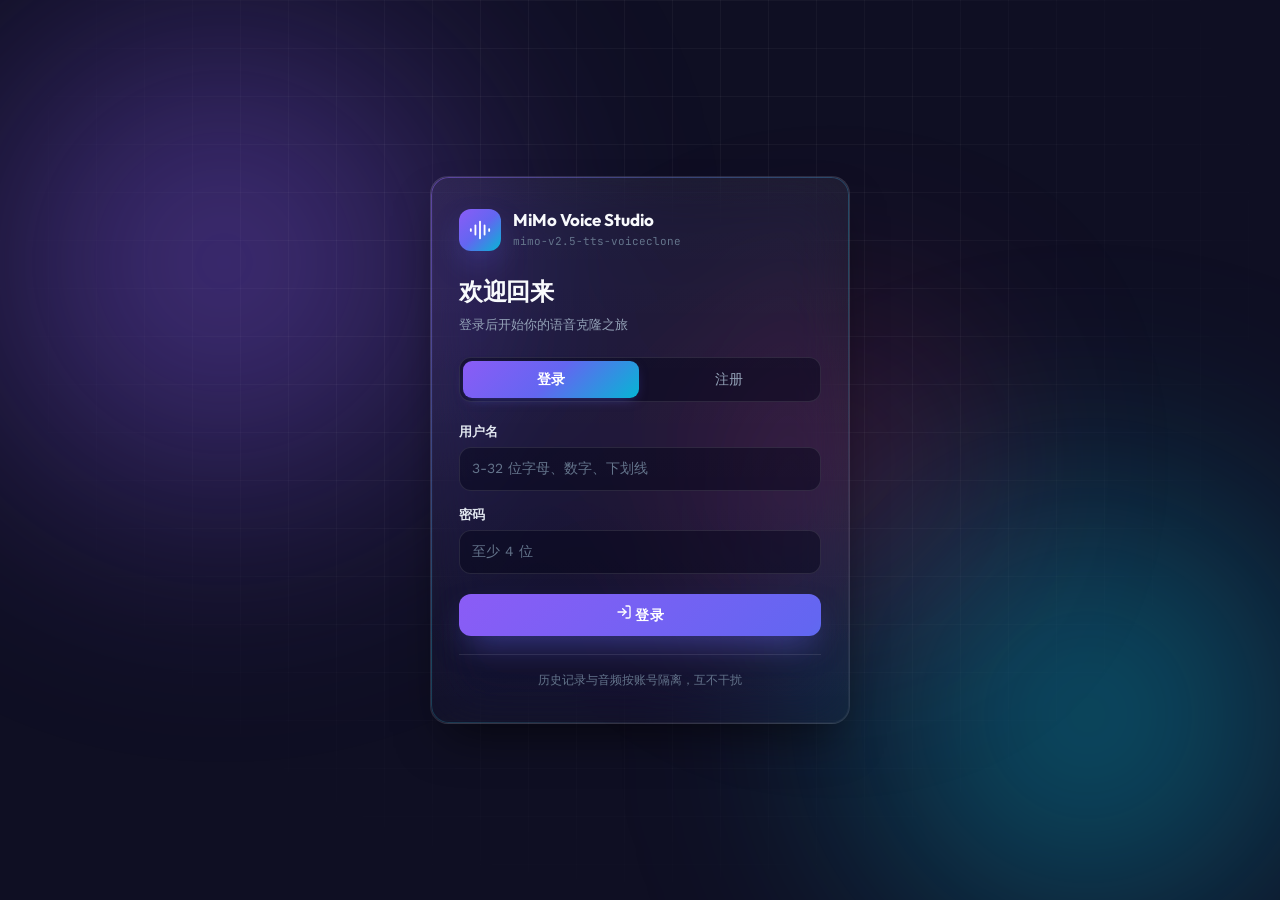
<file: static/login.html>
<!doctype html>
<html lang="zh-CN">
  <head>
    <meta charset="utf-8" />
    <meta name="viewport" content="width=device-width, initial-scale=1" />
    <title>登录 · MiMo Voice Studio</title>
    <link
      rel="icon"
      type="image/svg+xml"
      href='data:image/svg+xml;utf8,<svg xmlns="http://www.w3.org/2000/svg" viewBox="0 0 24 24"><defs><linearGradient id="g" x1="0" y1="0" x2="1" y2="1"><stop offset="0" stop-color="%238b5cf6"/><stop offset="1" stop-color="%2306b6d4"/></linearGradient></defs><rect width="24" height="24" rx="6" fill="url(%23g)"/><g fill="none" stroke="white" stroke-width="2" stroke-linecap="round"><path d="M12 6v12"/><path d="M8 8v8"/><path d="M16 8v8"/><path d="M5 11v2"/><path d="M19 11v2"/></g></svg>'
    />
    <link rel="preconnect" href="https://fonts.googleapis.com" />
    <link rel="preconnect" href="https://fonts.gstatic.com" crossorigin />
    <link
      rel="stylesheet"
      href="https://fonts.googleapis.com/css2?family=Outfit:wght@400;500;600;700;800&family=Work+Sans:wght@400;500;600;700&family=JetBrains+Mono:wght@500&display=swap"
    />
    <link rel="stylesheet" href="/static/styles.css" />
  </head>
  <body class="auth-page">
    <div class="aurora" aria-hidden="true">
      <div class="aurora__blob aurora__blob--violet"></div>
      <div class="aurora__blob aurora__blob--cyan"></div>
      <div class="aurora__blob aurora__blob--pink"></div>
      <div class="aurora__grid"></div>
    </div>

    <main class="auth-card">
      <div class="auth-card__brand">
        <div class="auth-card__logo" aria-hidden="true">
          <svg viewBox="0 0 24 24" fill="none" stroke="currentColor" stroke-width="2" stroke-linecap="round" stroke-linejoin="round">
            <path d="M12 3v18" />
            <path d="M7 7v10" />
            <path d="M17 7v10" />
            <path d="M2 11v2" />
            <path d="M22 11v2" />
          </svg>
        </div>
        <div>
          <p class="auth-card__name">MiMo Voice Studio</p>
          <p class="auth-card__sub">mimo-v2.5-tts-voiceclone</p>
        </div>
      </div>

      <h1 class="auth-card__title" id="formTitle">欢迎回来</h1>
      <p class="auth-card__hint" id="formHint">登录后开始你的语音克隆之旅</p>

      <div class="auth-tabs" role="tablist">
        <button type="button" class="auth-tab is-active" data-tab="login" role="tab">登录</button>
        <button type="button" class="auth-tab" data-tab="register" role="tab">注册</button>
      </div>

      <form id="authForm" class="auth-form" novalidate>
        <label class="field" for="username">
          <span class="field__label">用户名</span>
          <input id="username" name="username" type="text" autocomplete="username" placeholder="3-32 位字母、数字、下划线" required />
        </label>
        <label class="field" for="password">
          <span class="field__label">密码</span>
          <input id="password" name="password" type="password" autocomplete="current-password" placeholder="至少 4 位" required />
        </label>
        <div id="authMessage" class="message" hidden></div>
        <button id="authSubmit" type="submit" class="btn btn--primary">
          <span class="btn__label">
            <svg viewBox="0 0 24 24" fill="none" stroke="currentColor" stroke-width="2" stroke-linecap="round" stroke-linejoin="round" aria-hidden="true">
              <path d="M15 3h4a2 2 0 0 1 2 2v14a2 2 0 0 1-2 2h-4" />
              <polyline points="10 17 15 12 10 7" />
              <line x1="15" y1="12" x2="3" y2="12" />
            </svg>
            <span id="authSubmitText">登录</span>
          </span>
          <span class="btn__loader" aria-hidden="true">
            <span></span><span></span><span></span><span></span>
          </span>
        </button>
      </form>

      <div class="auth-footer">
        历史记录与音频按账号隔离，互不干扰
      </div>
    </main>

    <script src="/static/login.js"></script>
  </body>
</html>
</file>
<file: static/styles.css>
/* ==========================================================================
   MiMo Voice Studio — 极光玻璃拟态设计系统
   Palette: #0F0F23 / #1E1B4B / #8B5CF6 → #06B6D4
   Type: Outfit (标题) + Work Sans (正文)
   ========================================================================== */

:root {
  /* 基础色板 */
  --bg-0: #07071a;
  --bg-1: #0f0f23;
  --bg-2: #15152e;
  --surface: rgba(255, 255, 255, 0.04);
  --surface-strong: rgba(255, 255, 255, 0.08);
  --border: rgba(255, 255, 255, 0.1);
  --border-strong: rgba(255, 255, 255, 0.18);

  /* 文本 */
  --text-0: #f8fafc;
  --text-1: #e2e8f0;
  --text-2: #94a3b8;
  --text-3: #64748b;

  /* 强调色 (极光) */
  --violet: #8b5cf6;
  --violet-strong: #a78bfa;
  --cyan: #06b6d4;
  --cyan-strong: #22d3ee;
  --pink: #ec4899;

  /* 渐变 */
  --grad-cta: linear-gradient(135deg, #8b5cf6 0%, #6366f1 50%, #06b6d4 100%);
  --grad-cta-hover: linear-gradient(135deg, #a78bfa 0%, #818cf8 50%, #22d3ee 100%);
  --grad-text: linear-gradient(135deg, #a78bfa 0%, #22d3ee 100%);

  /* 状态色 */
  --success: #10b981;
  --success-bg: rgba(16, 185, 129, 0.12);
  --danger: #f87171;
  --danger-bg: rgba(248, 113, 113, 0.12);

  /* 阴影与光晕 */
  --shadow-card: 0 24px 48px -16px rgba(0, 0, 0, 0.6), 0 0 0 1px rgba(255, 255, 255, 0.05) inset;
  --shadow-glow: 0 12px 40px -8px rgba(139, 92, 246, 0.45);
  --shadow-cta: 0 14px 32px -10px rgba(99, 102, 241, 0.6);

  /* 尺寸 */
  --radius-sm: 10px;
  --radius: 12px;
  --radius-lg: 18px;
  --radius-pill: 999px;

  /* 字体 */
  --font-display: "Outfit", -apple-system, BlinkMacSystemFont, "Segoe UI", sans-serif;
  --font-body: "Work Sans", -apple-system, BlinkMacSystemFont, "Segoe UI", sans-serif;
  --font-mono: "JetBrains Mono", ui-monospace, "SFMono-Regular", monospace;

  color-scheme: dark;
}

/* ==========================================================================
   基础重置
   ========================================================================== */

*,
*::before,
*::after {
  box-sizing: border-box;
}

html,
body {
  min-height: 100vh;
}

body {
  margin: 0;
  font-family: var(--font-body);
  font-size: 14px;
  line-height: 1.55;
  color: var(--text-1);
  background: var(--bg-1);
  background-image:
    radial-gradient(ellipse at top left, rgba(139, 92, 246, 0.18), transparent 50%),
    radial-gradient(ellipse at bottom right, rgba(6, 182, 212, 0.16), transparent 50%),
    var(--bg-1);
  background-attachment: fixed;
  -webkit-font-smoothing: antialiased;
  -moz-osx-font-smoothing: grayscale;
  overflow-x: hidden;
}

button,
input,
select,
textarea {
  font: inherit;
  color: inherit;
}

h1, h2, h3, p {
  margin: 0;
}

h1, h2, h3 {
  font-family: var(--font-display);
  color: var(--text-0);
  font-weight: 700;
  letter-spacing: -0.02em;
}

a {
  color: var(--cyan-strong);
}

::selection {
  background: rgba(139, 92, 246, 0.45);
  color: #fff;
}

kbd {
  display: inline-block;
  padding: 1px 6px;
  border: 1px solid var(--border);
  border-radius: 4px;
  background: rgba(255, 255, 255, 0.06);
  font-family: var(--font-mono);
  font-size: 11px;
  color: var(--text-2);
  margin: 0 1px;
}

/* ==========================================================================
   极光背景层
   ========================================================================== */

.aurora {
  position: fixed;
  inset: 0;
  z-index: -1;
  overflow: hidden;
  pointer-events: none;
}

.aurora__blob {
  position: absolute;
  border-radius: 50%;
  filter: blur(110px);
  opacity: 0.55;
  will-change: transform;
}

.aurora__blob--violet {
  top: -10%;
  left: -10%;
  width: 55vw;
  height: 55vw;
  background: radial-gradient(circle, #8b5cf6, transparent 70%);
  animation: drift-a 22s ease-in-out infinite alternate;
}

.aurora__blob--cyan {
  bottom: -15%;
  right: -10%;
  width: 50vw;
  height: 50vw;
  background: radial-gradient(circle, #06b6d4, transparent 70%);
  animation: drift-b 26s ease-in-out infinite alternate;
}

.aurora__blob--pink {
  top: 30%;
  right: 20%;
  width: 30vw;
  height: 30vw;
  background: radial-gradient(circle, #ec4899, transparent 70%);
  opacity: 0.35;
  animation: drift-c 30s ease-in-out infinite alternate;
}

.aurora__grid {
  position: absolute;
  inset: 0;
  background-image:
    linear-gradient(rgba(255, 255, 255, 0.04) 1px, transparent 1px),
    linear-gradient(90deg, rgba(255, 255, 255, 0.04) 1px, transparent 1px);
  background-size: 48px 48px;
  mask-image: radial-gradient(circle at 50% 30%, #000 30%, transparent 75%);
}

@keyframes drift-a { to { transform: translate3d(8vw, 6vh, 0) scale(1.08); } }
@keyframes drift-b { to { transform: translate3d(-6vw, -8vh, 0) scale(1.1); } }
@keyframes drift-c { to { transform: translate3d(-10vw, 8vh, 0) scale(0.92); } }

/* ==========================================================================
   顶部导航
   ========================================================================== */

.topbar {
  position: sticky;
  top: 12px;
  z-index: 50;
  display: flex;
  align-items: center;
  justify-content: space-between;
  gap: 16px;
  width: min(1320px, calc(100vw - 32px));
  margin: 12px auto 0;
  padding: 10px 16px;
  border: 1px solid var(--border);
  border-radius: var(--radius-pill);
  background: rgba(15, 15, 35, 0.6);
  backdrop-filter: blur(20px) saturate(140%);
  -webkit-backdrop-filter: blur(20px) saturate(140%);
}

.brand {
  display: flex;
  align-items: center;
  gap: 10px;
}

.brand__logo {
  display: grid;
  place-items: center;
  width: 34px;
  height: 34px;
  border-radius: 10px;
  background: var(--grad-cta);
  color: #fff;
  box-shadow: var(--shadow-cta);
}

.brand__logo svg {
  width: 18px;
  height: 18px;
}

.brand__title {
  display: flex;
  flex-direction: column;
  line-height: 1.1;
}

.brand__name {
  font-family: var(--font-display);
  font-size: 15px;
  font-weight: 700;
  color: var(--text-0);
  letter-spacing: -0.01em;
}

.brand__sub {
  font-family: var(--font-mono);
  font-size: 10.5px;
  color: var(--text-3);
  margin-top: 2px;
}

.topbar__right {
  display: flex;
  align-items: center;
  gap: 10px;
}

.status-pill {
  display: inline-flex;
  align-items: center;
  gap: 8px;
  padding: 5px 12px;
  border: 1px solid rgba(16, 185, 129, 0.4);
  border-radius: var(--radius-pill);
  background: var(--success-bg);
  color: var(--success);
  font-size: 12px;
  font-weight: 600;
}

.status-pill__dot {
  width: 7px;
  height: 7px;
  border-radius: 50%;
  background: var(--success);
  box-shadow: 0 0 12px var(--success);
  animation: pulse 2s ease-in-out infinite;
}

@keyframes pulse {
  0%, 100% { opacity: 1; transform: scale(1); }
  50%      { opacity: 0.55; transform: scale(0.85); }
}

/* ==========================================================================
   主体布局
   ========================================================================== */

.shell {
  display: grid;
  grid-template-columns: minmax(0, 1fr) 380px;
  gap: 20px;
  width: min(1320px, calc(100vw - 32px));
  margin: 18px auto 24px;
  transition: grid-template-columns 320ms ease;
}

body[data-history="closed"] .shell {
  grid-template-columns: minmax(0, 1fr) 0px;
}

body[data-history="closed"] .history {
  opacity: 0;
  transform: translateX(20px) scale(0.96);
  pointer-events: none;
  visibility: hidden;
}

body[data-history="open"] .history-toggle {
  opacity: 0;
  transform: translateX(40px);
  pointer-events: none;
}

/* Hero */
.hero {
  margin-bottom: 14px;
}

.eyebrow {
  font-family: var(--font-mono);
  font-size: 11px;
  font-weight: 500;
  letter-spacing: 0.2em;
  text-transform: uppercase;
  color: var(--violet-strong);
  margin-bottom: 8px;
}

.hero__title {
  font-size: clamp(22px, 2.4vw, 30px);
  line-height: 1.15;
}

.hero__accent {
  background: var(--grad-text);
  -webkit-background-clip: text;
  background-clip: text;
  color: transparent;
}

/* ==========================================================================
   玻璃面板 + 表单
   ========================================================================== */

.panel {
  position: relative;
  padding: 20px;
  border: 1px solid var(--border);
  border-radius: var(--radius-lg);
  background: linear-gradient(180deg, rgba(255, 255, 255, 0.06), rgba(255, 255, 255, 0.02));
  backdrop-filter: blur(28px) saturate(140%);
  -webkit-backdrop-filter: blur(28px) saturate(140%);
  box-shadow: var(--shadow-card);
  overflow: hidden;
}

.panel::before {
  content: "";
  position: absolute;
  inset: 0;
  border-radius: var(--radius-lg);
  padding: 1px;
  background: linear-gradient(135deg, rgba(139, 92, 246, 0.45), rgba(6, 182, 212, 0.25) 50%, transparent 80%);
  -webkit-mask: linear-gradient(#000 0 0) content-box, linear-gradient(#000 0 0);
  mask: linear-gradient(#000 0 0) content-box, linear-gradient(#000 0 0);
  -webkit-mask-composite: xor;
  mask-composite: exclude;
  pointer-events: none;
}

/* 两列网格：左 textarea 占主，右设置堆叠 */
.panel__grid {
  display: grid;
  grid-template-columns: minmax(0, 1.15fr) minmax(0, 1fr);
  gap: 18px;
  align-items: stretch;
}

.panel__left,
.panel__right {
  display: flex;
  flex-direction: column;
  gap: 12px;
  min-width: 0;
}

.field {
  display: grid;
  gap: 6px;
}

/* 修复：HTML 的 hidden 属性必须能压住 .field 的 display: grid */
[hidden] {
  display: none !important;
}

.field--fill {
  flex: 1;
}

.field--fill textarea {
  flex: 1;
  min-height: 200px;
  height: 100%;
}

.field__head {
  display: flex;
  align-items: center;
  justify-content: space-between;
}

.field__label {
  display: inline-flex;
  align-items: center;
  gap: 6px;
  font-size: 12.5px;
  font-weight: 600;
  color: var(--text-1);
  letter-spacing: 0.01em;
}

.field__icon {
  width: 13px;
  height: 13px;
  color: var(--violet-strong);
  opacity: 0.85;
}

.field__optional {
  font-style: normal;
  font-size: 10.5px;
  font-weight: 500;
  padding: 1px 7px;
  border-radius: var(--radius-pill);
  background: rgba(148, 163, 184, 0.14);
  color: var(--text-3);
}

.field__counter {
  font-family: var(--font-mono);
  font-size: 11px;
  color: var(--text-3);
}

.field__small {
  font-size: 11.5px;
  color: var(--text-3);
}

/* 输入控件 */
textarea,
input[type="text"],
input[type="password"],
select {
  width: 100%;
  padding: 10px 12px;
  border: 1px solid var(--border);
  border-radius: var(--radius);
  background: rgba(7, 7, 26, 0.5);
  color: var(--text-0);
  outline: none;
  transition: border-color 200ms ease, box-shadow 200ms ease, background 200ms ease;
}

textarea::placeholder,
input::placeholder {
  color: var(--text-3);
}

textarea:focus,
input:focus,
select:focus {
  border-color: rgba(139, 92, 246, 0.65);
  background: rgba(7, 7, 26, 0.72);
  box-shadow: 0 0 0 4px rgba(139, 92, 246, 0.18), 0 0 30px -10px rgba(139, 92, 246, 0.55);
}

textarea {
  min-height: 200px;
  resize: vertical;
  font-family: var(--font-body);
  line-height: 1.6;
}

.grid--2 {
  display: grid;
  grid-template-columns: repeat(2, minmax(0, 1fr));
  gap: 12px;
}

/* ==========================================================================
   分段选择器
   ========================================================================== */

.seg {
  display: grid;
  grid-template-columns: repeat(2, 1fr);
  gap: 3px;
  padding: 3px;
  border: 1px solid var(--border);
  border-radius: var(--radius);
  background: rgba(7, 7, 26, 0.5);
}

.seg--3 {
  grid-template-columns: repeat(3, 1fr);
}

.seg__opt {
  position: relative;
  display: block;
  cursor: pointer;
  user-select: none;
}

.seg__opt input {
  position: absolute;
  inset: 0;
  opacity: 0;
  cursor: pointer;
  margin: 0;
}

.seg__opt span {
  display: block;
  padding: 6px 10px;
  border-radius: 9px;
  text-align: center;
  font-size: 13px;
  font-weight: 500;
  color: var(--text-2);
  transition: all 200ms ease;
}

.seg__opt:hover span {
  color: var(--text-0);
  background: rgba(255, 255, 255, 0.04);
}

.seg__opt input:checked ~ span {
  background: var(--grad-cta);
  color: #fff;
  font-weight: 600;
  box-shadow: 0 4px 14px -6px rgba(99, 102, 241, 0.6);
}

.seg__opt input:focus-visible ~ span {
  box-shadow: 0 0 0 3px rgba(139, 92, 246, 0.4);
}

/* ==========================================================================
   音色上传 dropzone (紧凑版)
   ========================================================================== */

.dropzone {
  position: relative;
  display: block;
  padding: 14px;
  border: 1.5px dashed var(--border-strong);
  border-radius: var(--radius);
  background: rgba(7, 7, 26, 0.4);
  cursor: pointer;
  transition: all 200ms ease;
}

.dropzone:hover {
  border-color: rgba(139, 92, 246, 0.6);
  background: rgba(139, 92, 246, 0.06);
}

.dropzone.is-dragging {
  border-color: var(--violet-strong);
  background: rgba(139, 92, 246, 0.12);
  box-shadow: 0 0 0 4px rgba(139, 92, 246, 0.18);
}

.dropzone.has-file {
  border-style: solid;
  border-color: rgba(6, 182, 212, 0.55);
  background: rgba(6, 182, 212, 0.06);
}

.dropzone--compact .dropzone__inner {
  display: flex;
  align-items: center;
  gap: 12px;
  text-align: left;
}

.dropzone__icon {
  width: 22px;
  height: 22px;
  color: var(--violet-strong);
  flex-shrink: 0;
  transition: transform 200ms ease;
}

.dropzone:hover .dropzone__icon {
  transform: translateY(-2px);
}

.dropzone.has-file .dropzone__icon {
  color: var(--cyan-strong);
}

.dropzone__text {
  min-width: 0;
  flex: 1;
}

.dropzone__main {
  font-size: 13px;
  font-weight: 600;
  color: var(--text-0);
  white-space: nowrap;
  overflow: hidden;
  text-overflow: ellipsis;
}

.dropzone__hint {
  font-size: 11px;
  color: var(--text-3);
}

/* ==========================================================================
   API Key 弹出层（topbar 右侧）
   ========================================================================== */

.apikey-popover-wrap {
  position: relative;
}

.apikey-btn {
  position: relative;
  display: inline-flex;
  align-items: center;
  justify-content: center;
  width: 32px;
  height: 32px;
  border: 1px solid var(--border);
  border-radius: 50%;
  background: rgba(7, 7, 26, 0.5);
  color: var(--text-2);
  cursor: pointer;
  transition: all 180ms ease;
}

.apikey-btn:hover {
  border-color: rgba(139, 92, 246, 0.55);
  color: var(--violet-strong);
  background: rgba(139, 92, 246, 0.08);
}

.apikey-btn svg {
  width: 14px;
  height: 14px;
}

.apikey-btn__dot {
  position: absolute;
  top: 2px;
  right: 2px;
  width: 8px;
  height: 8px;
  border-radius: 50%;
  border: 1.5px solid rgba(15, 15, 35, 0.8);
  background: var(--text-3);
}

.apikey-btn__dot.is-saved {
  background: var(--success);
  box-shadow: 0 0 8px var(--success);
}

.apikey-btn__dot.is-missing {
  background: var(--danger);
}

.apikey-popover {
  position: absolute;
  top: calc(100% + 8px);
  right: 0;
  z-index: 100;
  width: 320px;
  padding: 14px;
  border: 1px solid var(--border);
  border-radius: var(--radius);
  background: rgba(15, 15, 35, 0.92);
  backdrop-filter: blur(24px) saturate(140%);
  -webkit-backdrop-filter: blur(24px) saturate(140%);
  box-shadow: 0 16px 40px -8px rgba(0, 0, 0, 0.7), 0 0 0 1px rgba(255, 255, 255, 0.05) inset;
  animation: fadeIn 180ms ease;
}

.apikey-popover__head {
  display: flex;
  align-items: center;
  justify-content: space-between;
  gap: 8px;
  margin-bottom: 10px;
}

.apikey-popover__title {
  font-family: var(--font-display);
  font-size: 13px;
  font-weight: 700;
  color: var(--text-0);
}

.apikey-popover__status {
  padding: 2px 9px;
  border-radius: var(--radius-pill);
  font-family: var(--font-mono);
  font-size: 10.5px;
  font-weight: 600;
  background: rgba(148, 163, 184, 0.14);
  color: var(--text-3);
  white-space: nowrap;
}

.apikey-popover__status.is-saved {
  background: var(--success-bg);
  color: var(--success);
  border: 1px solid rgba(16, 185, 129, 0.3);
}

.apikey-popover__status.is-missing {
  background: rgba(248, 113, 113, 0.12);
  color: #fca5a5;
  border: 1px solid rgba(248, 113, 113, 0.3);
}

.apikey-popover__row {
  display: flex;
  gap: 6px;
}

.apikey-popover__row input {
  flex: 1;
  min-width: 0;
}

.apikey-popover__row .btn--sm {
  flex-shrink: 0;
}

.apikey-popover__hint {
  display: block;
  margin-top: 8px;
  font-size: 11px;
  color: var(--text-3);
  line-height: 1.4;
}

/* ==========================================================================
   预置音色网格
   ========================================================================== */

.voice-grid {
  display: grid;
  grid-template-columns: repeat(4, 1fr);
  gap: 6px;
}

.voice-tile {
  position: relative;
  display: flex;
  flex-direction: column;
  align-items: center;
  gap: 2px;
  padding: 8px 6px;
  border: 1px solid var(--border);
  border-radius: var(--radius);
  background: rgba(7, 7, 26, 0.45);
  cursor: pointer;
  transition: all 180ms ease;
  user-select: none;
}

.voice-tile:hover {
  border-color: rgba(139, 92, 246, 0.45);
  background: rgba(139, 92, 246, 0.08);
}

.voice-tile.is-active {
  border-color: transparent;
  background: var(--grad-cta);
  color: #fff;
  box-shadow: 0 6px 18px -8px rgba(99, 102, 241, 0.6);
}

.voice-tile__name {
  font-family: var(--font-display);
  font-size: 13px;
  font-weight: 600;
  color: inherit;
}

.voice-tile.is-active .voice-tile__name {
  color: #fff;
}

.voice-tile__tag {
  font-family: var(--font-mono);
  font-size: 10px;
  color: var(--text-3);
  letter-spacing: 0.04em;
}

.voice-tile.is-active .voice-tile__tag {
  color: rgba(255, 255, 255, 0.85);
}

/* ==========================================================================
   智能润色 checkbox
   ========================================================================== */

.checkbox-line {
  display: flex;
  align-items: flex-start;
  gap: 10px;
  padding: 10px 12px;
  border: 1px solid var(--border);
  border-radius: var(--radius);
  background: rgba(7, 7, 26, 0.4);
  cursor: pointer;
  transition: all 180ms ease;
}

.checkbox-line:hover {
  border-color: rgba(139, 92, 246, 0.45);
  background: rgba(139, 92, 246, 0.06);
}

.checkbox-line input {
  position: absolute;
  opacity: 0;
  pointer-events: none;
}

.checkbox-line__box {
  flex-shrink: 0;
  display: grid;
  place-items: center;
  width: 18px;
  height: 18px;
  border: 1.5px solid var(--border-strong);
  border-radius: 5px;
  background: rgba(7, 7, 26, 0.6);
  color: #fff;
  transition: all 180ms ease;
}

.checkbox-line__box svg {
  width: 12px;
  height: 12px;
  opacity: 0;
  transition: opacity 180ms ease;
}

.checkbox-line input:checked ~ .checkbox-line__box {
  background: var(--grad-cta);
  border-color: transparent;
}

.checkbox-line input:checked ~ .checkbox-line__box svg {
  opacity: 1;
}

.checkbox-line__text {
  display: flex;
  flex-direction: column;
  gap: 2px;
  min-width: 0;
  flex: 1;
}

.checkbox-line__text strong {
  font-size: 13px;
  font-weight: 600;
  color: var(--text-0);
}

.checkbox-line__text small {
  font-size: 11.5px;
  color: var(--text-3);
  line-height: 1.45;
}

/* ==========================================================================
   按钮
   ========================================================================== */

.actions {
  display: flex;
  gap: 10px;
  margin-top: 16px;
}

.btn {
  position: relative;
  display: inline-flex;
  align-items: center;
  justify-content: center;
  gap: 8px;
  min-height: 42px;
  padding: 10px 20px;
  border: 0;
  border-radius: var(--radius);
  font-family: var(--font-display);
  font-size: 14px;
  font-weight: 600;
  letter-spacing: 0.01em;
  cursor: pointer;
  transition: transform 150ms ease, box-shadow 200ms ease, background 200ms ease, color 200ms ease, border-color 200ms ease, opacity 200ms ease;
  overflow: hidden;
}

.btn svg {
  width: 16px;
  height: 16px;
}

.btn:focus-visible {
  outline: 2px solid var(--violet-strong);
  outline-offset: 2px;
}

.btn:disabled {
  cursor: wait;
}

.btn--primary {
  flex: 1;
  color: #fff;
  background: var(--grad-cta);
  background-size: 200% 100%;
  background-position: 0% 50%;
  box-shadow: var(--shadow-cta);
}

.btn--primary:hover:not(:disabled) {
  background-position: 100% 50%;
  box-shadow: 0 18px 40px -10px rgba(99, 102, 241, 0.75);
}

.btn--primary:active:not(:disabled) {
  transform: translateY(1px);
}

.btn--primary .btn__loader {
  position: absolute;
  inset: 0;
  display: none;
  align-items: center;
  justify-content: center;
  gap: 4px;
}

.btn--primary .btn__loader span {
  width: 4px;
  height: 16px;
  border-radius: 2px;
  background: rgba(255, 255, 255, 0.9);
  animation: wave 1s ease-in-out infinite;
}

.btn--primary .btn__loader span:nth-child(2) { animation-delay: 0.1s; }
.btn--primary .btn__loader span:nth-child(3) { animation-delay: 0.2s; }
.btn--primary .btn__loader span:nth-child(4) { animation-delay: 0.3s; }

@keyframes wave {
  0%, 100% { transform: scaleY(0.4); }
  50%      { transform: scaleY(1); }
}

.btn--primary.is-loading .btn__label { opacity: 0; }
.btn--primary.is-loading .btn__loader { display: flex; }

.btn--ghost {
  background: rgba(255, 255, 255, 0.04);
  border: 1px solid var(--border);
  color: var(--text-1);
}

.btn--ghost:hover {
  background: rgba(255, 255, 255, 0.08);
  border-color: var(--border-strong);
  color: var(--text-0);
}

.btn--danger-ghost {
  background: rgba(248, 113, 113, 0.06);
  border: 1px solid rgba(248, 113, 113, 0.3);
  color: #fca5a5;
}

.btn--danger-ghost:hover {
  background: rgba(248, 113, 113, 0.12);
  border-color: rgba(248, 113, 113, 0.5);
  color: #fecaca;
}

.btn--sm {
  min-height: 34px;
  padding: 7px 12px;
  font-size: 12.5px;
}

.btn--sm svg {
  width: 14px;
  height: 14px;
}

.btn--icon {
  flex: 0 0 auto;
  padding: 0;
  width: 42px;
}

.btn--icon.btn--sm {
  width: 34px;
}

/* ==========================================================================
   消息提示
   ========================================================================== */

.message {
  margin-top: 12px;
  padding: 10px 14px;
  border-radius: var(--radius);
  font-size: 13px;
  line-height: 1.5;
  animation: fadeIn 240ms ease;
}

.message.success {
  background: var(--success-bg);
  border: 1px solid rgba(16, 185, 129, 0.3);
  color: #6ee7b7;
}

.message.error {
  background: var(--danger-bg);
  border: 1px solid rgba(248, 113, 113, 0.3);
  color: #fca5a5;
}

.message.info {
  background: rgba(99, 102, 241, 0.1);
  border: 1px solid rgba(99, 102, 241, 0.3);
  color: #a5b4fc;
}

@keyframes fadeIn {
  from { opacity: 0; transform: translateY(-4px); }
  to   { opacity: 1; transform: translateY(0); }
}

/* ==========================================================================
   最新结果区
   ========================================================================== */

.result {
  margin-top: 16px;
  padding: 18px;
  border-radius: var(--radius-lg);
  border: 1px solid rgba(6, 182, 212, 0.35);
  background:
    radial-gradient(120% 100% at 0% 0%, rgba(6, 182, 212, 0.12), transparent 60%),
    linear-gradient(180deg, rgba(255, 255, 255, 0.06), rgba(255, 255, 255, 0.02));
  backdrop-filter: blur(28px) saturate(140%);
  -webkit-backdrop-filter: blur(28px) saturate(140%);
  box-shadow: 0 24px 48px -16px rgba(6, 182, 212, 0.25), 0 0 0 1px rgba(255, 255, 255, 0.05) inset;
  animation: slideUpIn 320ms cubic-bezier(0.16, 1, 0.3, 1);
}

.result.is-failed {
  border-color: rgba(248, 113, 113, 0.35);
  box-shadow: 0 24px 48px -16px rgba(248, 113, 113, 0.2), 0 0 0 1px rgba(255, 255, 255, 0.05) inset;
}

@keyframes slideUpIn {
  from { opacity: 0; transform: translateY(12px); }
  to   { opacity: 1; transform: translateY(0); }
}

.result__head {
  display: flex;
  justify-content: space-between;
  align-items: center;
  gap: 12px;
  margin-bottom: 12px;
}

.result__title {
  display: flex;
  align-items: center;
  gap: 10px;
}

.result__badge {
  display: grid;
  place-items: center;
  width: 32px;
  height: 32px;
  border-radius: 10px;
  background: var(--grad-cta);
  color: #fff;
  box-shadow: 0 6px 18px -6px rgba(99, 102, 241, 0.6);
}

.result.is-failed .result__badge {
  background: rgba(248, 113, 113, 0.2);
  color: #fca5a5;
  box-shadow: none;
}

.result__badge svg {
  width: 16px;
  height: 16px;
}

.result__heading {
  font-size: 15px;
  font-weight: 700;
  color: var(--text-0);
  line-height: 1.2;
}

.result__meta {
  font-family: var(--font-mono);
  font-size: 11px;
  color: var(--text-3);
  margin-top: 2px;
}

.result audio {
  width: 100%;
}

.result__text {
  margin-top: 10px;
  font-size: 13px;
  color: var(--text-2);
  line-height: 1.55;
  padding: 8px 12px;
  border-left: 2px solid rgba(139, 92, 246, 0.5);
  background: rgba(7, 7, 26, 0.4);
  border-radius: 0 8px 8px 0;
  word-break: break-word;
  display: -webkit-box;
  -webkit-line-clamp: 3;
  -webkit-box-orient: vertical;
  overflow: hidden;
}

/* ==========================================================================
   历史记录
   ========================================================================== */

.history {
  position: sticky;
  top: 76px;
  align-self: start;
  padding: 18px;
  border: 1px solid var(--border);
  border-radius: var(--radius-lg);
  background: linear-gradient(180deg, rgba(255, 255, 255, 0.05), rgba(255, 255, 255, 0.02));
  backdrop-filter: blur(28px) saturate(140%);
  -webkit-backdrop-filter: blur(28px) saturate(140%);
  box-shadow: var(--shadow-card);
  transition: opacity 320ms ease, transform 320ms ease, visibility 320ms ease;
  max-height: calc(100vh - 100px);
  overflow: hidden;
  display: flex;
  flex-direction: column;
}

.history-head {
  display: flex;
  align-items: flex-start;
  justify-content: space-between;
  gap: 8px;
  margin-bottom: 12px;
}

.history-head__title {
  display: flex;
  flex-direction: column;
  gap: 2px;
}

.history-head h2 {
  font-size: 16px;
}

.history-head__count {
  font-family: var(--font-mono);
  font-size: 11px;
  color: var(--text-3);
}

.history-head__actions {
  display: flex;
  gap: 6px;
}

.history-list {
  display: grid;
  gap: 10px;
  flex: 1;
  overflow-y: auto;
  padding-right: 4px;
}

.history-list::-webkit-scrollbar { width: 6px; }
.history-list::-webkit-scrollbar-track { background: transparent; }
.history-list::-webkit-scrollbar-thumb {
  background: rgba(255, 255, 255, 0.1);
  border-radius: 3px;
}
.history-list::-webkit-scrollbar-thumb:hover { background: rgba(255, 255, 255, 0.18); }

/* 历史折叠态：右侧悬浮按钮 */
.history-toggle {
  position: fixed;
  top: 50%;
  right: 16px;
  z-index: 40;
  transform: translateY(-50%);
  display: inline-flex;
  flex-direction: column;
  align-items: center;
  gap: 4px;
  padding: 12px 8px;
  border: 1px solid var(--border-strong);
  border-radius: 14px;
  background: rgba(15, 15, 35, 0.78);
  backdrop-filter: blur(20px) saturate(140%);
  -webkit-backdrop-filter: blur(20px) saturate(140%);
  color: var(--text-1);
  cursor: pointer;
  font-family: var(--font-display);
  font-size: 12px;
  font-weight: 600;
  box-shadow: 0 12px 30px -8px rgba(0, 0, 0, 0.5);
  transition: opacity 320ms ease, transform 320ms ease, background 200ms ease, border-color 200ms ease;
}

body[data-history="closed"] .history-toggle {
  transform: translateY(-50%);
}

.history-toggle:hover {
  background: rgba(15, 15, 35, 0.92);
  border-color: rgba(139, 92, 246, 0.45);
  color: var(--text-0);
}

.history-toggle svg {
  width: 16px;
  height: 16px;
  color: var(--violet-strong);
}

.history-toggle__label {
  writing-mode: vertical-rl;
  text-orientation: mixed;
  letter-spacing: 0.18em;
  margin: 4px 0;
}

.history-toggle__count {
  min-width: 22px;
  padding: 1px 6px;
  border-radius: var(--radius-pill);
  background: var(--grad-cta);
  color: #fff;
  font-family: var(--font-mono);
  font-size: 10.5px;
  font-weight: 700;
  text-align: center;
  line-height: 1.5;
}

/* 单条记录 */
.record {
  position: relative;
  padding: 12px 14px;
  border: 1px solid var(--border);
  border-radius: var(--radius);
  background: rgba(7, 7, 26, 0.45);
  transition: transform 200ms ease, border-color 200ms ease, box-shadow 200ms ease;
}

.record:hover {
  border-color: rgba(139, 92, 246, 0.35);
  box-shadow: 0 10px 24px -16px rgba(139, 92, 246, 0.5);
}

.record.failed {
  border-color: rgba(248, 113, 113, 0.3);
  background: rgba(248, 113, 113, 0.04);
}

.record-main {
  display: flex;
  justify-content: space-between;
  gap: 10px;
}

.record-body {
  min-width: 0;
  flex: 1;
}

.record-time {
  font-family: var(--font-mono);
  font-size: 10.5px;
  color: var(--text-3);
  margin-bottom: 5px;
}

.record h3 {
  font-family: var(--font-body);
  font-size: 13px;
  font-weight: 600;
  line-height: 1.45;
  color: var(--text-0);
  margin-bottom: 6px;
  word-break: break-word;
  display: -webkit-box;
  -webkit-line-clamp: 2;
  -webkit-box-orient: vertical;
  overflow: hidden;
}

.meta {
  display: flex;
  flex-wrap: wrap;
  gap: 5px;
  margin-bottom: 6px;
}

.meta__chip {
  display: inline-flex;
  align-items: center;
  gap: 4px;
  padding: 2px 7px;
  border-radius: var(--radius-pill);
  background: rgba(255, 255, 255, 0.06);
  font-size: 10.5px;
  color: var(--text-2);
  font-family: var(--font-mono);
}

.meta__chip--accent {
  background: rgba(139, 92, 246, 0.15);
  color: var(--violet-strong);
  border: 1px solid rgba(139, 92, 246, 0.35);
  font-family: var(--font-body);
  font-weight: 600;
}

.instruction {
  font-size: 11.5px;
  color: var(--text-2);
  margin-bottom: 6px;
  font-style: italic;
  padding-left: 8px;
  border-left: 2px solid rgba(139, 92, 246, 0.5);
}

.record-actions {
  display: flex;
  flex-direction: column;
  align-items: flex-end;
  gap: 6px;
  flex-shrink: 0;
}

.badge {
  display: inline-flex;
  align-items: center;
  gap: 4px;
  padding: 2px 8px;
  border-radius: var(--radius-pill);
  font-size: 10.5px;
  font-weight: 600;
}

.badge--success {
  background: var(--success-bg);
  color: var(--success);
  border: 1px solid rgba(16, 185, 129, 0.3);
}

.badge--failed {
  background: var(--danger-bg);
  color: var(--danger);
  border: 1px solid rgba(248, 113, 113, 0.3);
}

.audio-line {
  display: grid;
  gap: 6px;
  margin-top: 8px;
}

audio { display: none; }

/* ===== 自定义播放器 ===== */

.player {
  display: flex;
  align-items: center;
  gap: 8px;
  padding: 8px 12px;
  border-radius: var(--radius);
  background: rgba(255, 255, 255, 0.06);
  border: 1px solid var(--border);
}

.player__play {
  display: grid;
  place-items: center;
  width: 32px;
  height: 32px;
  border: none;
  border-radius: 50%;
  background: var(--grad-cta);
  color: #fff;
  cursor: pointer;
  flex-shrink: 0;
  transition: transform 150ms ease, box-shadow 200ms ease;
  box-shadow: 0 4px 12px -4px rgba(99, 102, 241, 0.6);
}

.player__play:hover {
  transform: scale(1.08);
  box-shadow: 0 6px 18px -4px rgba(99, 102, 241, 0.75);
}

.player__play svg {
  width: 14px;
  height: 14px;
}

.player__time {
  font-family: var(--font-mono);
  font-size: 11px;
  color: var(--text-2);
  min-width: 36px;
  text-align: center;
  flex-shrink: 0;
  user-select: none;
}

.player__track {
  flex: 1;
  height: 6px;
  border-radius: 3px;
  background: rgba(255, 255, 255, 0.1);
  cursor: pointer;
  position: relative;
  min-width: 40px;
}

.player__fill {
  height: 100%;
  border-radius: 3px;
  background: var(--grad-cta);
  width: 0%;
  transition: width 100ms linear;
  position: relative;
}

.player__thumb {
  position: absolute;
  top: 50%;
  left: 0%;
  width: 12px;
  height: 12px;
  border-radius: 50%;
  background: #fff;
  box-shadow: 0 0 6px rgba(139, 92, 246, 0.6);
  transform: translate(-50%, -50%) scale(0);
  transition: transform 150ms ease;
  pointer-events: none;
}

.player__track:hover .player__thumb {
  transform: translate(-50%, -50%) scale(1);
}

/* 音量 */
.player__vol {
  display: flex;
  align-items: center;
  gap: 4px;
  flex-shrink: 0;
}

.player__mute {
  display: grid;
  place-items: center;
  width: 24px;
  height: 24px;
  border: none;
  border-radius: 6px;
  background: transparent;
  color: var(--text-1);
  cursor: pointer;
  transition: color 150ms ease, background 150ms ease;
}

.player__mute:hover {
  color: var(--text-0);
  background: rgba(255, 255, 255, 0.06);
}

.player__mute svg {
  width: 16px;
  height: 16px;
}

.player__mute.is-muted .vol-wave1,
.player__mute.is-muted .vol-wave2 {
  opacity: 0.25;
}

.player__vol-track {
  width: 52px;
  height: 4px;
  border-radius: 2px;
  background: rgba(255, 255, 255, 0.12);
  cursor: pointer;
  position: relative;
}

.player__vol-fill {
  height: 100%;
  border-radius: 2px;
  background: var(--cyan);
  width: 100%;
  pointer-events: none;
}

/* 历史记录里的播放器（紧凑版） */
.record .player {
  margin-top: 8px;
  padding: 6px 10px;
  gap: 6px;
}

.record .player__play {
  width: 28px;
  height: 28px;
}

.record .player__play svg {
  width: 12px;
  height: 12px;
}

.record .player__time {
  font-size: 10px;
  min-width: 30px;
}

.record .player__vol {
  display: none;
}

.download {
  display: inline-flex;
  align-items: center;
  gap: 6px;
  color: var(--cyan-strong);
  font-size: 11.5px;
  font-weight: 600;
  text-decoration: none;
  width: fit-content;
  padding: 3px 10px;
  border-radius: var(--radius-pill);
  background: rgba(6, 182, 212, 0.08);
  border: 1px solid rgba(6, 182, 212, 0.25);
  transition: background 180ms ease, border-color 180ms ease;
}

.download:hover {
  background: rgba(6, 182, 212, 0.16);
  border-color: rgba(6, 182, 212, 0.45);
}

.download::before {
  content: "↓";
  font-weight: 700;
}

.delete-record {
  padding: 4px 9px;
  border-radius: var(--radius-pill);
  border: 1px solid rgba(248, 113, 113, 0.3);
  background: rgba(248, 113, 113, 0.05);
  color: #fca5a5;
  font-size: 10.5px;
  font-weight: 500;
  cursor: pointer;
  transition: all 180ms ease;
}

.delete-record:hover {
  background: rgba(248, 113, 113, 0.15);
  border-color: rgba(248, 113, 113, 0.5);
  color: #fecaca;
}

.error-text {
  font-size: 12px;
  color: #fca5a5;
  line-height: 1.5;
  margin: 0;
  word-break: break-word;
}

/* 空状态 */
.empty {
  padding: 28px 20px;
  border: 1.5px dashed var(--border);
  border-radius: var(--radius);
  text-align: center;
  color: var(--text-3);
  font-size: 12.5px;
  background: rgba(7, 7, 26, 0.3);
}

.empty::before {
  content: "";
  display: block;
  width: 32px;
  height: 32px;
  margin: 0 auto 10px;
  border-radius: 50%;
  background: var(--grad-cta);
  opacity: 0.3;
  filter: blur(8px);
}

/* ==========================================================================
   响应式
   ========================================================================== */

@media (max-width: 1100px) {
  .panel__grid {
    grid-template-columns: 1fr;
  }
  .field--fill textarea {
    min-height: 140px;
  }
}

@media (max-width: 1024px) {
  .shell {
    grid-template-columns: 1fr;
  }
  body[data-history="closed"] .shell {
    grid-template-columns: 1fr;
  }
  .history {
    position: static;
    max-height: 480px;
  }
  .history-toggle {
    display: none;
  }
}

@media (max-width: 640px) {
  .topbar {
    width: calc(100vw - 24px);
    padding: 8px 12px;
  }
  .brand__sub { display: none; }
  .shell {
    width: calc(100vw - 24px);
    margin-top: 14px;
    gap: 14px;
  }
  .panel {
    padding: 16px;
  }
  .grid--2 { grid-template-columns: 1fr; }
  .hero__title { font-size: 22px; }
  .history { padding: 14px; }
}

/* ==========================================================================
   减少动效
   ========================================================================== */

@media (prefers-reduced-motion: reduce) {
  *,
  *::before,
  *::after {
    animation-duration: 0.01ms !important;
    animation-iteration-count: 1 !important;
    transition-duration: 0.01ms !important;
  }
  .aurora__blob {
    animation: none !important;
  }
}

/* ==========================================================================
   登录 / 注册页
   ========================================================================== */

.auth-page {
  display: grid;
  place-items: center;
  min-height: 100vh;
  padding: 24px;
}

.auth-card {
  position: relative;
  width: min(420px, 100%);
  padding: 32px 28px;
  border: 1px solid var(--border);
  border-radius: var(--radius-lg);
  background: linear-gradient(180deg, rgba(255, 255, 255, 0.06), rgba(255, 255, 255, 0.02));
  backdrop-filter: blur(28px) saturate(140%);
  -webkit-backdrop-filter: blur(28px) saturate(140%);
  box-shadow: var(--shadow-card);
  overflow: hidden;
}

.auth-card::before {
  content: "";
  position: absolute;
  inset: 0;
  border-radius: var(--radius-lg);
  padding: 1px;
  background: linear-gradient(135deg, rgba(139, 92, 246, 0.45), rgba(6, 182, 212, 0.25) 50%, transparent 80%);
  -webkit-mask: linear-gradient(#000 0 0) content-box, linear-gradient(#000 0 0);
  mask: linear-gradient(#000 0 0) content-box, linear-gradient(#000 0 0);
  -webkit-mask-composite: xor;
  mask-composite: exclude;
  pointer-events: none;
}

.auth-card__brand {
  display: flex;
  align-items: center;
  gap: 12px;
  margin-bottom: 22px;
}

.auth-card__logo {
  display: grid;
  place-items: center;
  width: 42px;
  height: 42px;
  border-radius: 12px;
  background: var(--grad-cta);
  color: #fff;
  box-shadow: var(--shadow-cta);
}

.auth-card__logo svg {
  width: 22px;
  height: 22px;
}

.auth-card__name {
  font-family: var(--font-display);
  font-size: 17px;
  font-weight: 700;
  color: var(--text-0);
  line-height: 1.1;
}

.auth-card__sub {
  font-family: var(--font-mono);
  font-size: 11px;
  color: var(--text-3);
  margin-top: 3px;
}

.auth-card__title {
  font-family: var(--font-display);
  font-size: 24px;
  font-weight: 700;
  color: var(--text-0);
  letter-spacing: -0.02em;
  margin-bottom: 4px;
}

.auth-card__hint {
  font-size: 13px;
  color: var(--text-2);
  margin-bottom: 22px;
}

/* 登录/注册切换 tab */
.auth-tabs {
  display: grid;
  grid-template-columns: repeat(2, 1fr);
  gap: 3px;
  padding: 3px;
  border: 1px solid var(--border);
  border-radius: var(--radius);
  background: rgba(7, 7, 26, 0.5);
  margin-bottom: 20px;
}

.auth-tab {
  position: relative;
  padding: 8px 12px;
  border: 0;
  border-radius: 9px;
  background: transparent;
  color: var(--text-2);
  font-family: var(--font-display);
  font-size: 13.5px;
  font-weight: 500;
  cursor: pointer;
  transition: all 200ms ease;
}

.auth-tab:hover {
  color: var(--text-0);
  background: rgba(255, 255, 255, 0.04);
}

.auth-tab.is-active {
  background: var(--grad-cta);
  color: #fff;
  font-weight: 600;
  box-shadow: 0 4px 14px -6px rgba(99, 102, 241, 0.6);
}

.auth-form {
  display: grid;
  gap: 14px;
}

.auth-form .field {
  gap: 6px;
}

.auth-form .btn--primary {
  width: 100%;
  flex: none;
  margin-top: 6px;
}

.auth-footer {
  margin-top: 18px;
  padding-top: 16px;
  border-top: 1px solid var(--border);
  font-size: 12px;
  color: var(--text-3);
  text-align: center;
  line-height: 1.6;
}

.auth-footer code {
  font-family: var(--font-mono);
  font-size: 11px;
  padding: 1px 6px;
  border-radius: 4px;
  background: rgba(139, 92, 246, 0.12);
  color: var(--violet-strong);
}

/* ==========================================================================
   主页用户徽标 + 退出按钮
   ========================================================================== */

.user-chip {
  display: inline-flex;
  align-items: center;
  gap: 8px;
  padding: 5px 10px 5px 5px;
  border: 1px solid var(--border);
  border-radius: var(--radius-pill);
  background: rgba(7, 7, 26, 0.5);
  color: var(--text-1);
  font-size: 12.5px;
  font-weight: 600;
}

.user-chip__avatar {
  display: grid;
  place-items: center;
  width: 24px;
  height: 24px;
  border-radius: 50%;
  background: var(--grad-cta);
  color: #fff;
  font-family: var(--font-display);
  font-size: 12px;
  font-weight: 700;
  text-transform: uppercase;
}

.user-chip__name {
  max-width: 120px;
  overflow: hidden;
  text-overflow: ellipsis;
  white-space: nowrap;
}

.logout-btn {
  display: inline-flex;
  align-items: center;
  justify-content: center;
  width: 32px;
  height: 32px;
  border: 1px solid var(--border);
  border-radius: 50%;
  background: rgba(7, 7, 26, 0.5);
  color: var(--text-2);
  cursor: pointer;
  transition: all 180ms ease;
}

.logout-btn:hover {
  border-color: rgba(248, 113, 113, 0.45);
  color: #fca5a5;
  background: rgba(248, 113, 113, 0.08);
}

.logout-btn svg {
  width: 14px;
  height: 14px;
}
</file>
